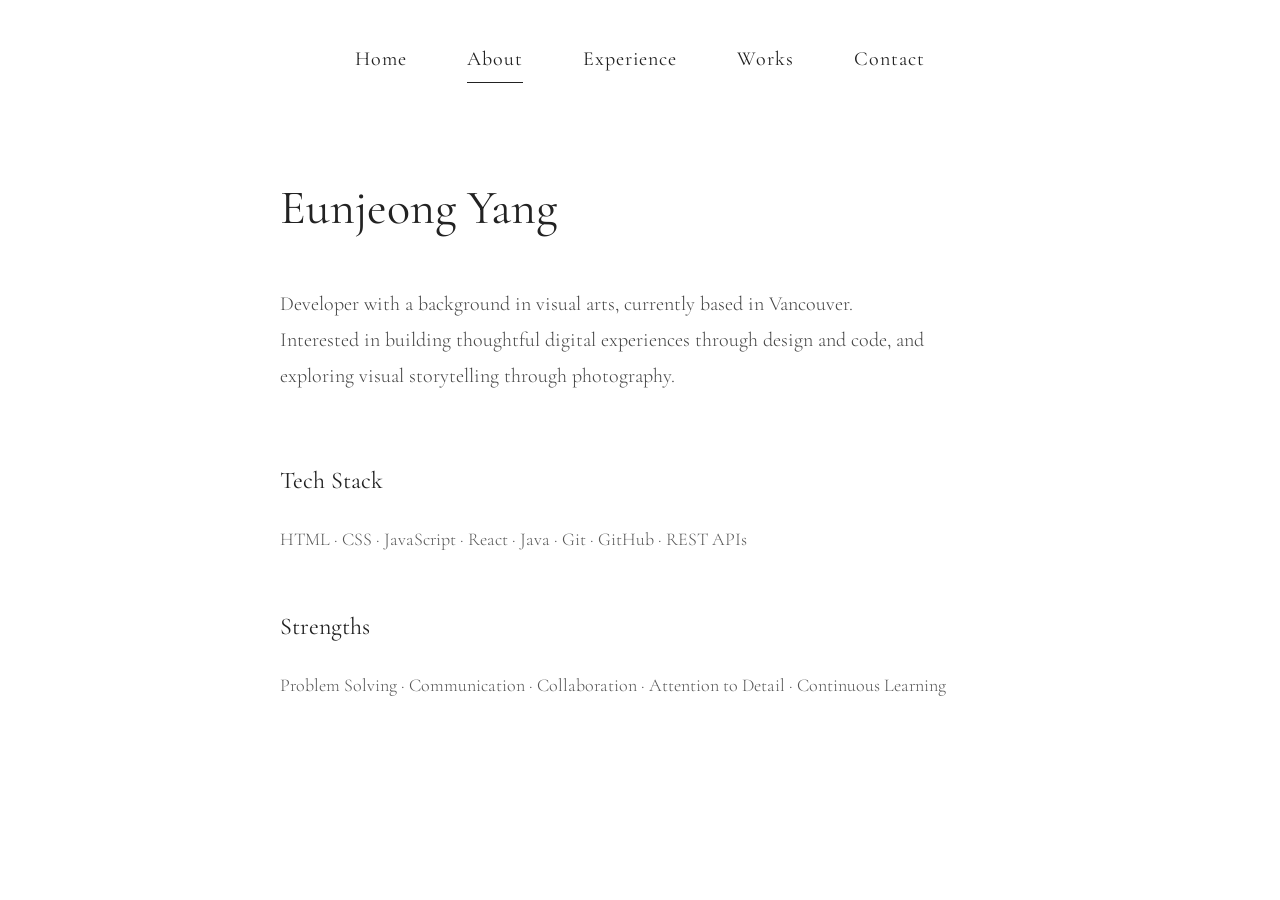
<file: src/about.html>
<!DOCTYPE html>
<html lang="en">
<head>
    <meta charset="UTF-8">
    <meta name="viewport" content="width=device-width, initial-scale=1.0">
    <title>About</title>

    <link rel="icon" href="/images/favicon.webp" type="image/webp">

    <link href="https://fonts.googleapis.com/css2?family=Cormorant+Garamond:wght@300;400;500&display=swap" rel="stylesheet">
    <link rel="stylesheet" href="css/base.css">
    <link rel="stylesheet" href="css/layout.css">
    <link rel="stylesheet" href="css/about.css">
</head>
<body>

    <nav class="navbar">
        <div class="buttons">
            <a href="index.html">Home</a>
            <a href="about.html" class="active">About</a>
            <a href="experience.html">Experience</a>
            <a href="works.html">Works</a>
            <a href="contact.html">Contact</a>
        </div>
    </nav>

    <main class="about-page">
        <h1>Eunjeong Yang</h1>

        <p class="about-intro">
        Developer with a background in visual arts, currently based in Vancouver.<br>
        Interested in building thoughtful digital experiences through design and code, and exploring visual storytelling through photography.
        </p>

        <div class="skills">

            <div class="about-section">
                <h2>Tech Stack</h2>

                <p class="skill-line">
                    HTML · CSS · JavaScript · React · Java · Git · GitHub · REST APIs
                </p>
            </div>

            <div class="about-section">
                <h2>Strengths</h2>

                <p class="skill-line">
                    Problem Solving · Communication · Collaboration · Attention to Detail · Continuous Learning
                </p>
            </div>

        </div>

    </main>

</body>
</html>
</file>
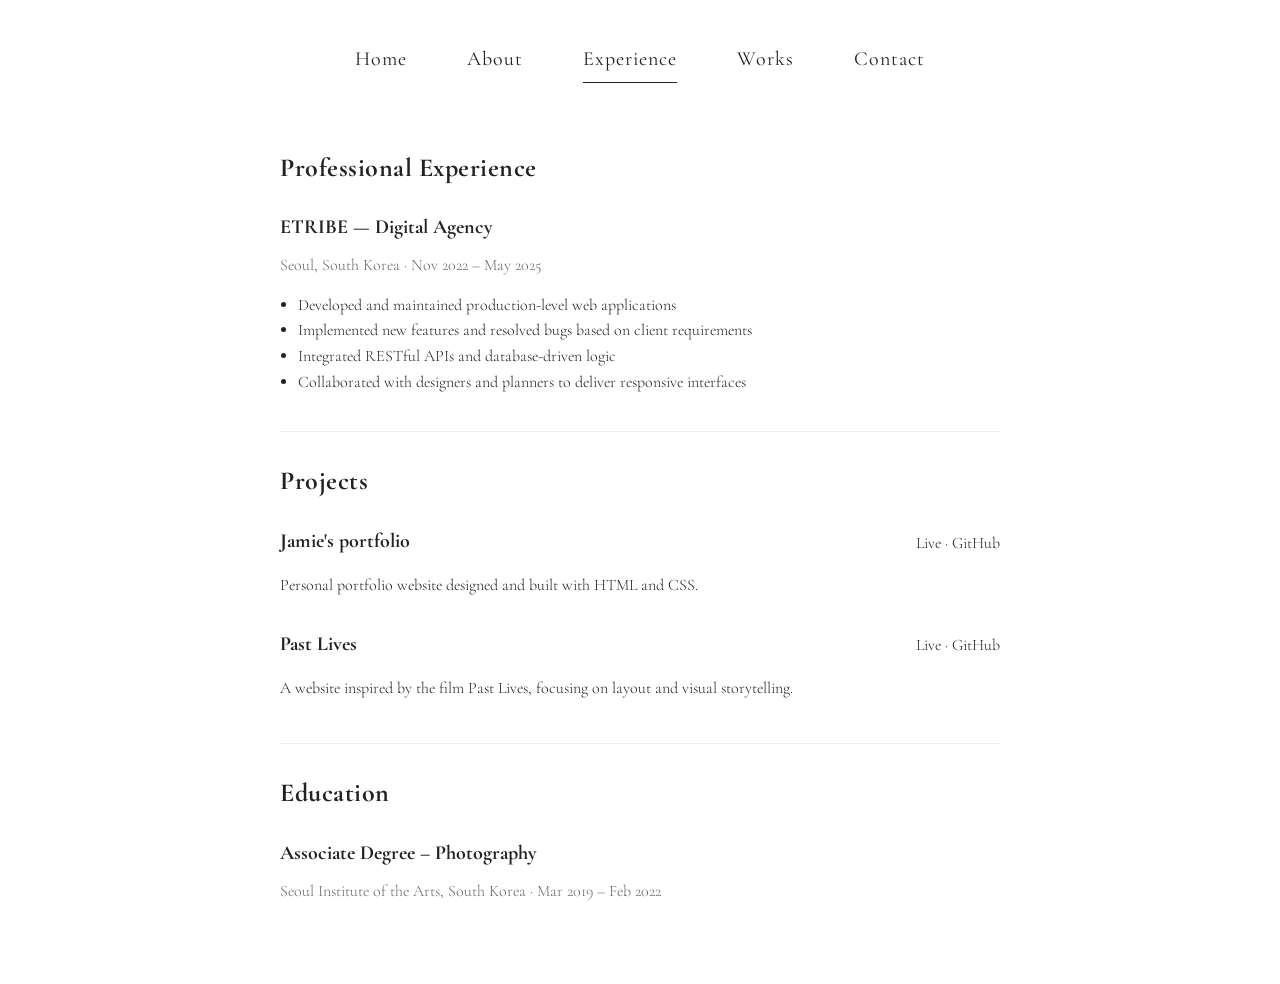
<file: src/experience.html>
<!DOCTYPE html>
<html lang="en">
<head>
    <meta charset="UTF-8">
    <meta name="viewport" content="width=device-width, initial-scale=1.0">
    <title>Experience</title>

    <link rel="icon" href="/images/favicon.webp" type="image/webp">

    <link href="https://fonts.googleapis.com/css2?family=Cormorant+Garamond:wght@300;400;500&display=swap" rel="stylesheet">
    <link rel="stylesheet" href="css/base.css">
    <link rel="stylesheet" href="css/layout.css">
    <link rel="stylesheet" href="css/experience.css">
</head>
<body>
    <nav class="navbar">
        <div class="buttons">
            <a href="index.html">Home</a>
            <a href="about.html">About</a>
            <a href="experience.html" class="active">Experience</a>
            <a href="works.html">Works</a>
            <a href="contact.html">Contact</a>
        </div>
    </nav>

    <main class="experience-page">
        <div class="experience-section">

            <h2>Professional Experience</h2>

            <div class="job">
                <h3>ETRIBE — Digital Agency</h3>

                <p class="meta">Seoul, South Korea · Nov 2022 – May 2025</p>

                <ul>
                    <li>Developed and maintained production-level web applications</li>
                    <li>Implemented new features and resolved bugs based on client requirements</li>
                    <li>Integrated RESTful APIs and database-driven logic</li>
                    <li>Collaborated with designers and planners to deliver responsive interfaces</li>
                </ul>
            </div>

        </div>


        <div class="experience-section">

            <h2>Projects</h2>

            <div class="project">

                <div class="project-header">
                    <h3>Jamie's portfolio</h3>

                    <p class="project-links">
                        <a href="https://jamiefirst.netlify.app/" target="_blank">Live</a>
                        ·
                        <a href="https://github.com/jamiejy927/w1d1-html" target="_blank">GitHub</a>
                    </p>
                </div>

                <p>
                    Personal portfolio website designed and built with HTML and CSS.
                </p>

            </div>


            <div class="project">

                <div class="project-header">
                    <h3>Past Lives</h3>

                    <p class="project-links">
                        <a href="https://past-lives-website.netlify.app/" target="_blank">Live</a>
                        ·
                        <a href="https://github.com/jamiejy927/past-lives-website" target="_blank">GitHub</a>
                    </p>
                </div>

                <p>
                    A website inspired by the film Past Lives, focusing on layout and visual storytelling.
                </p>

            </div>

        </div>


        <div class="experience-section">

            <h2>Education</h2>

            <div class="education">

            <h3>Associate Degree – Photography</h3>

            <p class="meta">
                Seoul Institute of the Arts, South Korea · Mar 2019 – Feb 2022
            </p>

            </div>

        </div>

    </main>

</body>
</html>
</file>
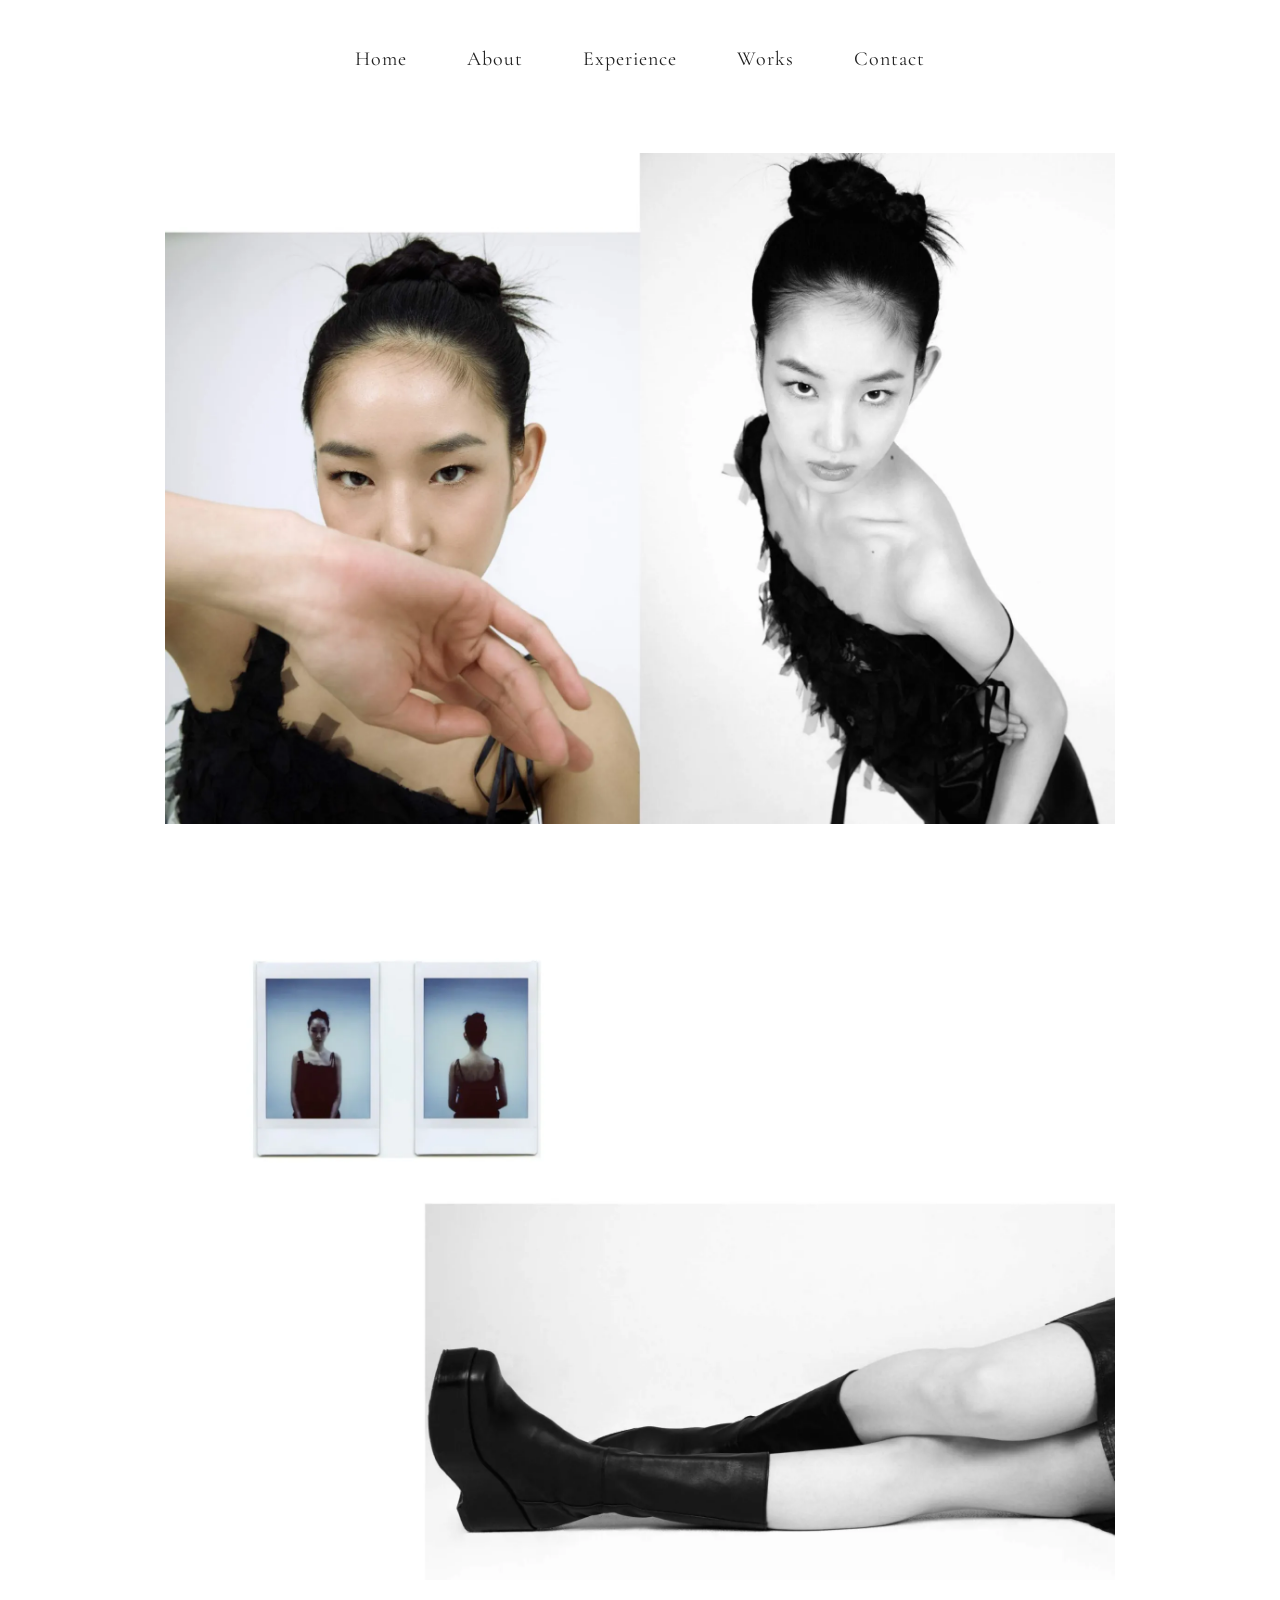
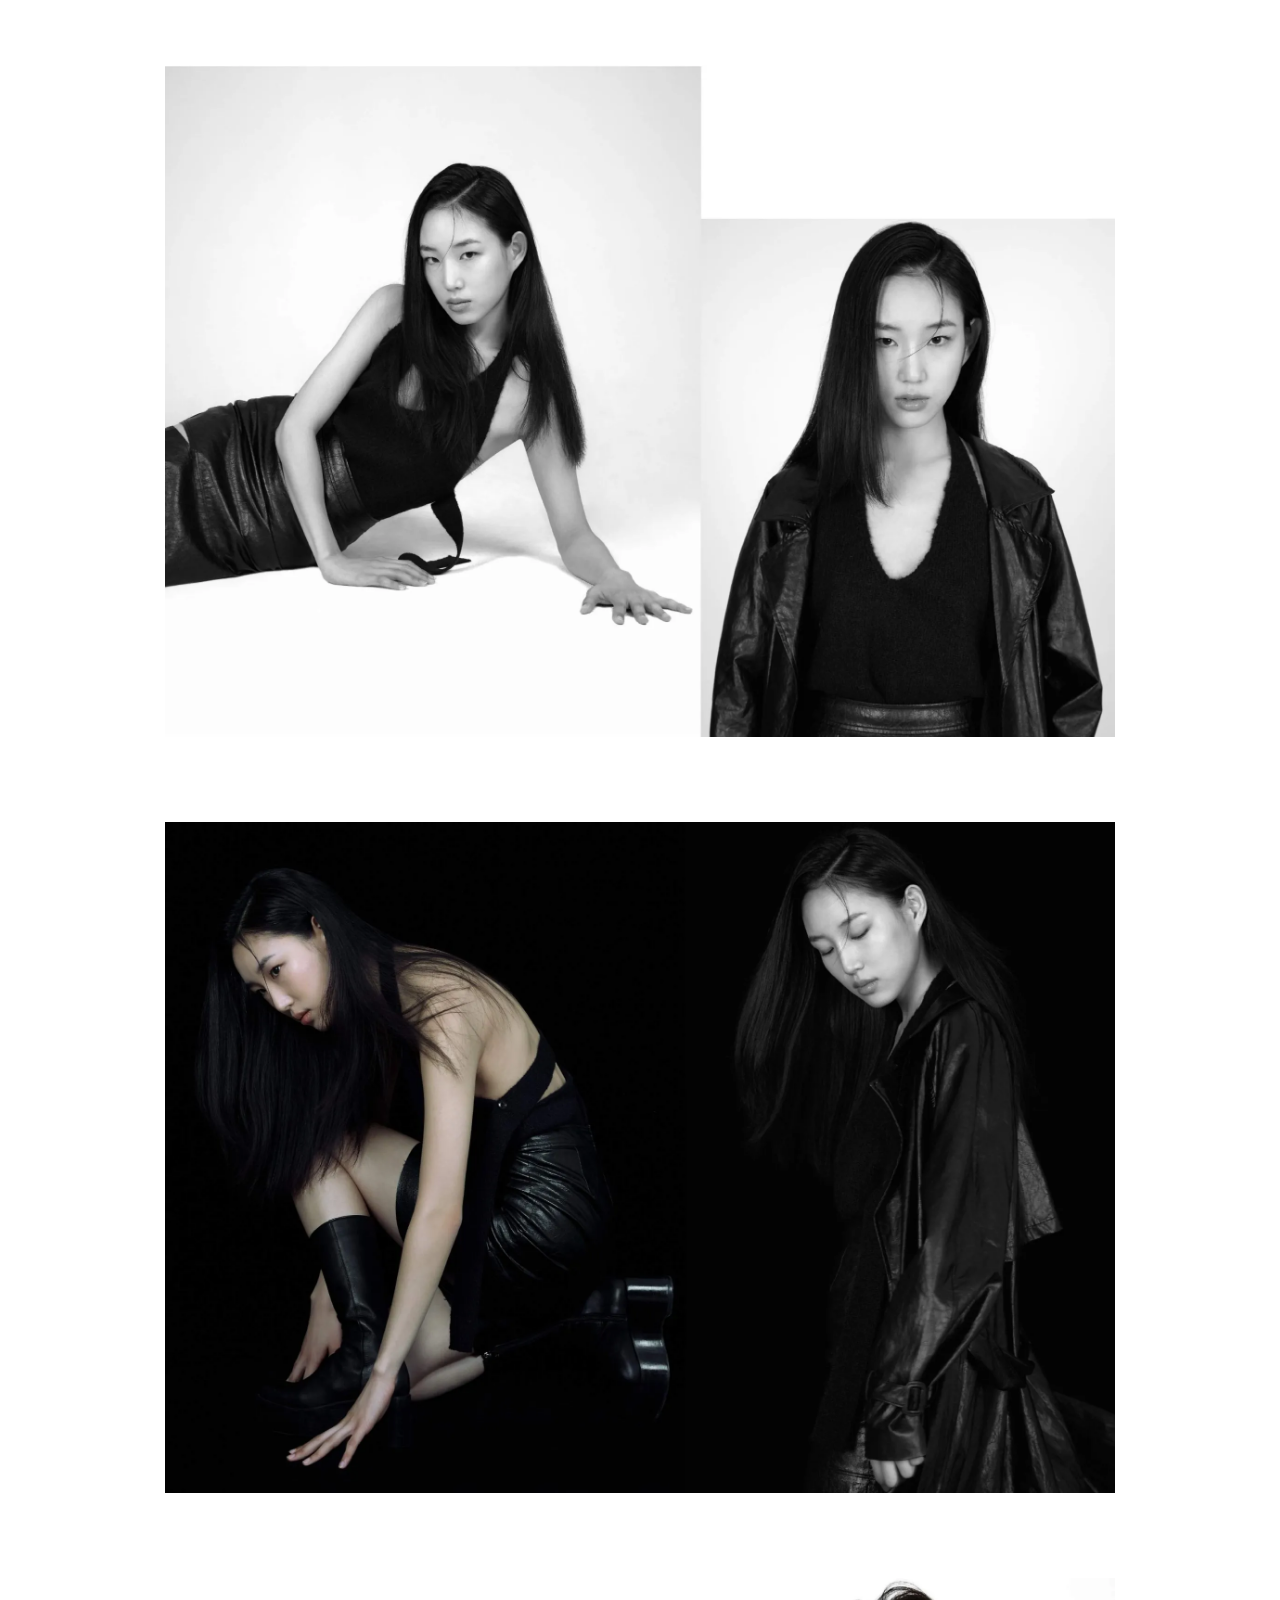
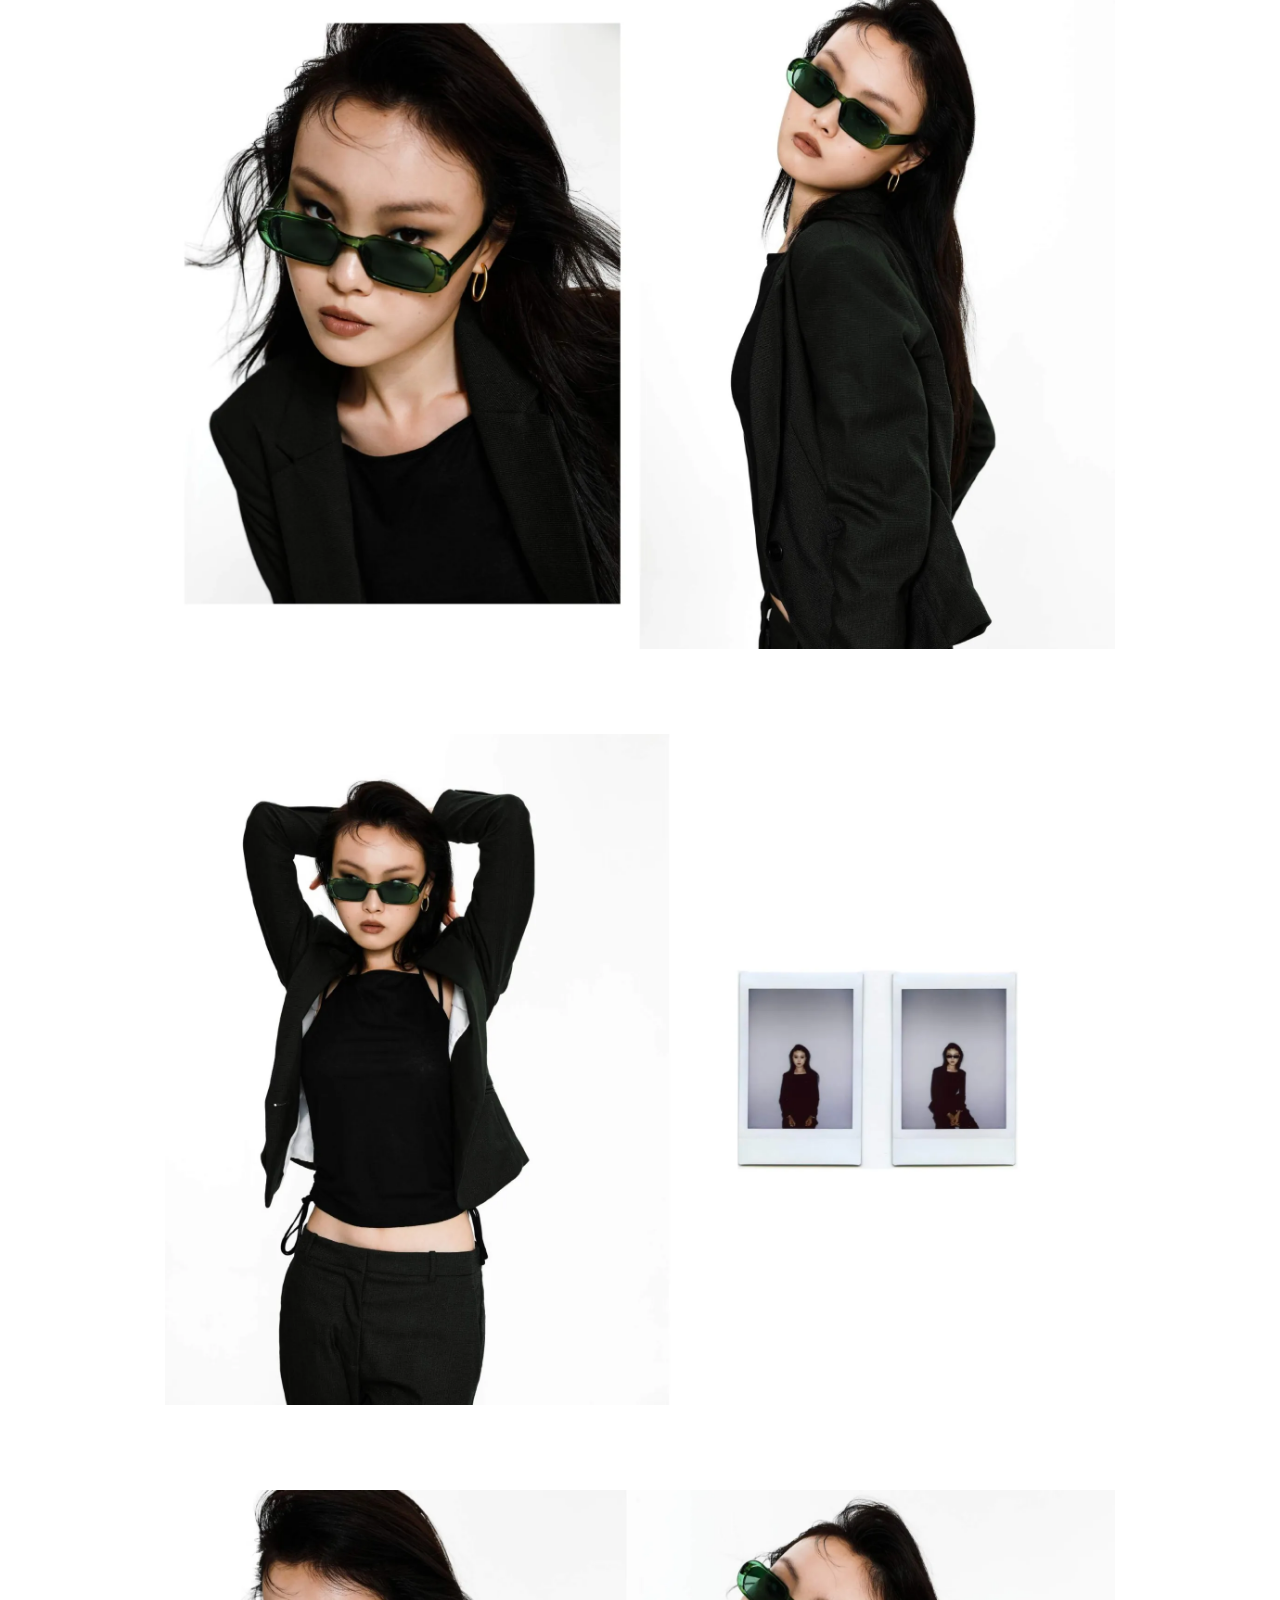
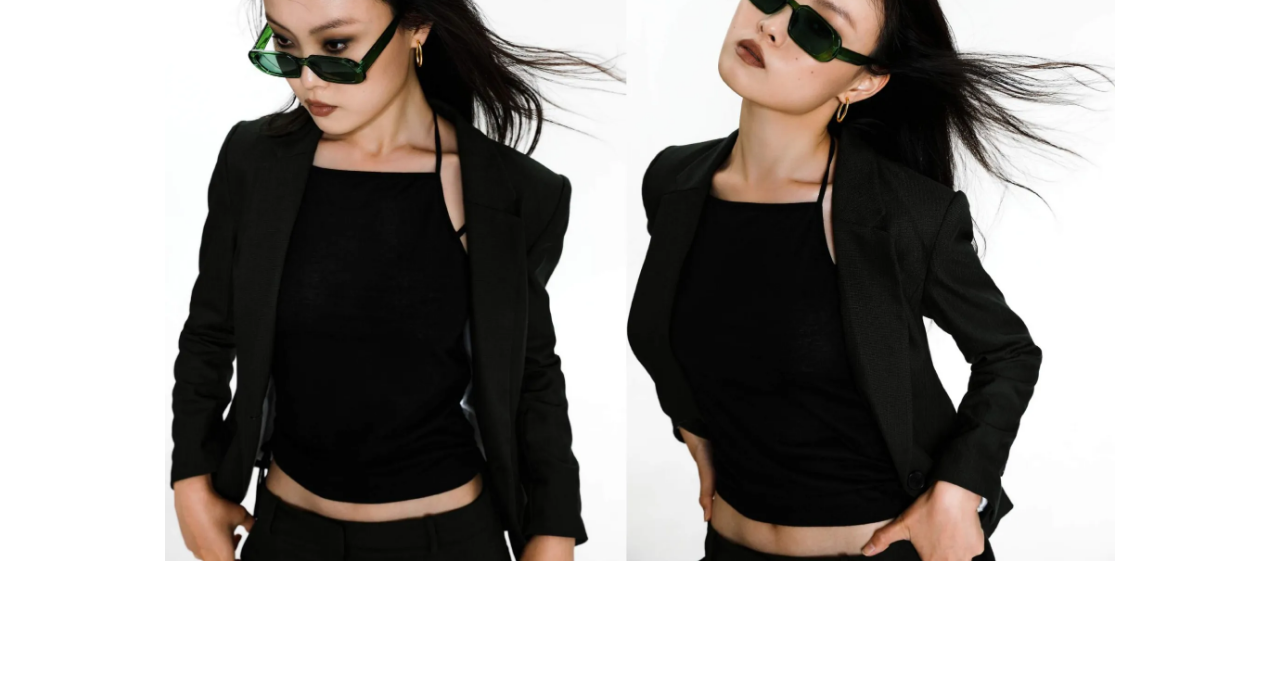
<file: src/fashion.html>
<!DOCTYPE html>
<html lang="en">
<head>
    <meta charset="UTF-8">
    <meta name="viewport" content="width=device-width, initial-scale=1.0">
    <title>Fashion</title>

    <link rel="icon" href="/images/favicon.webp" type="image/webp">

    <link href="https://fonts.googleapis.com/css2?family=Cormorant+Garamond:wght@300;400;500&display=swap" rel="stylesheet">
    <link rel="stylesheet" href="css/base.css">
    <link rel="stylesheet" href="css/layout.css">
    <link rel="stylesheet" href="css/gallery.css">
</head>
<body>

    <nav class="navbar">
        <div class="buttons">
            <a href="index.html">Home</a>
            <a href="about.html">About</a>
            <a href="experience.html">Experience</a>
            <a href="works.html">Works</a>
            <a href="contact.html">Contact</a>
        </div>
    </nav>

    <main class="book-page">
        <div class="book-gallery">
            <img src="images/fashion/fashion3.webp" loading="lazy" alt="">
            <img src="images/fashion/fashion4.webp" loading="lazy" alt="">
            <img src="images/fashion/fashion5.webp" loading="lazy" alt="">
            <img src="images/fashion/fashion6.webp" loading="lazy" alt="">
            <img src="images/fashion/fashion9.webp" loading="lazy" alt="">
            <img src="images/fashion/fashion10.webp" loading="lazy" alt="">
            <img src="images/fashion/fashion8.webp" loading="lazy" alt="">
        </div>
    </main>

    <button id="topBtn">↑</button>

    <script>
        const topBtn = document.getElementById("topBtn");

        window.addEventListener("scroll", () => {
        if (window.scrollY > 300) {
            topBtn.classList.add("show");
        } else {
            topBtn.classList.remove("show");
        }
        });

        topBtn.addEventListener("click", () => {
        window.scrollTo({
            top: 0,
            behavior: "smooth"
        });
        });
    </script>

</body>
</html>
</file>
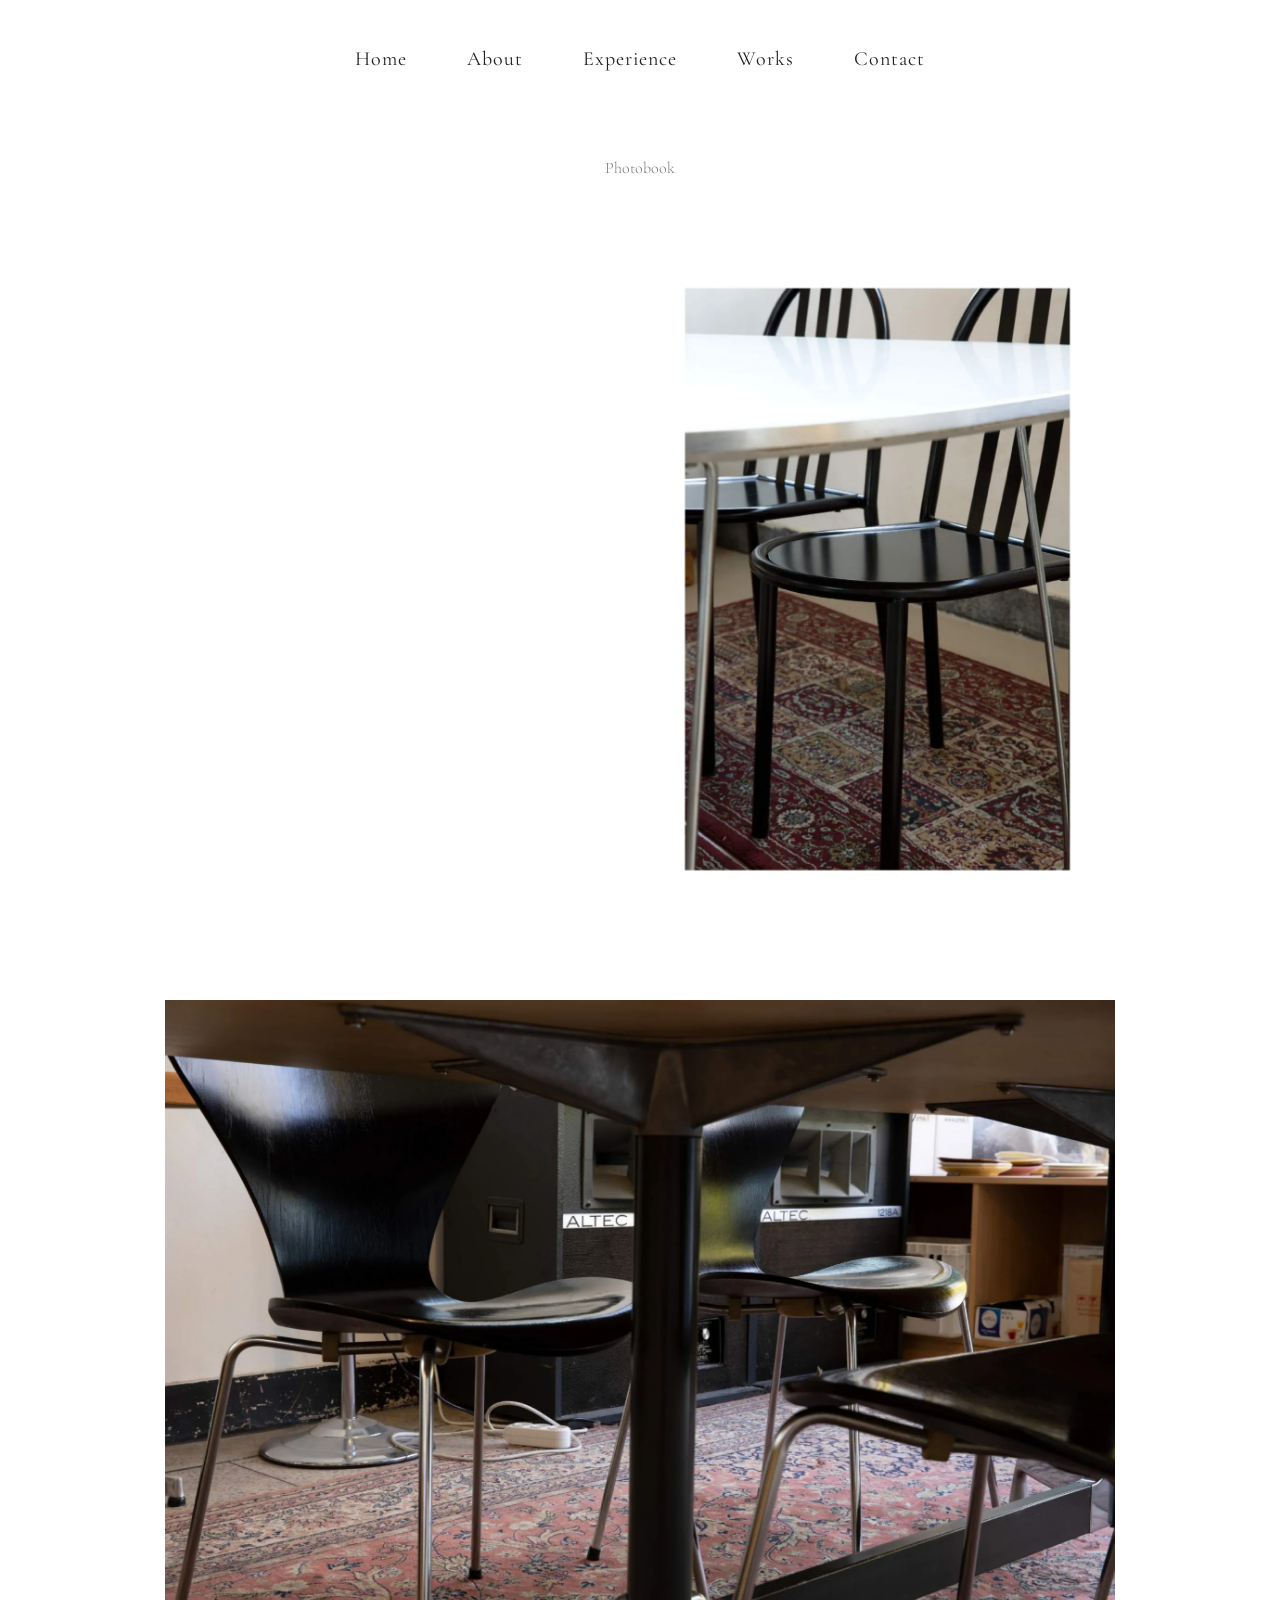
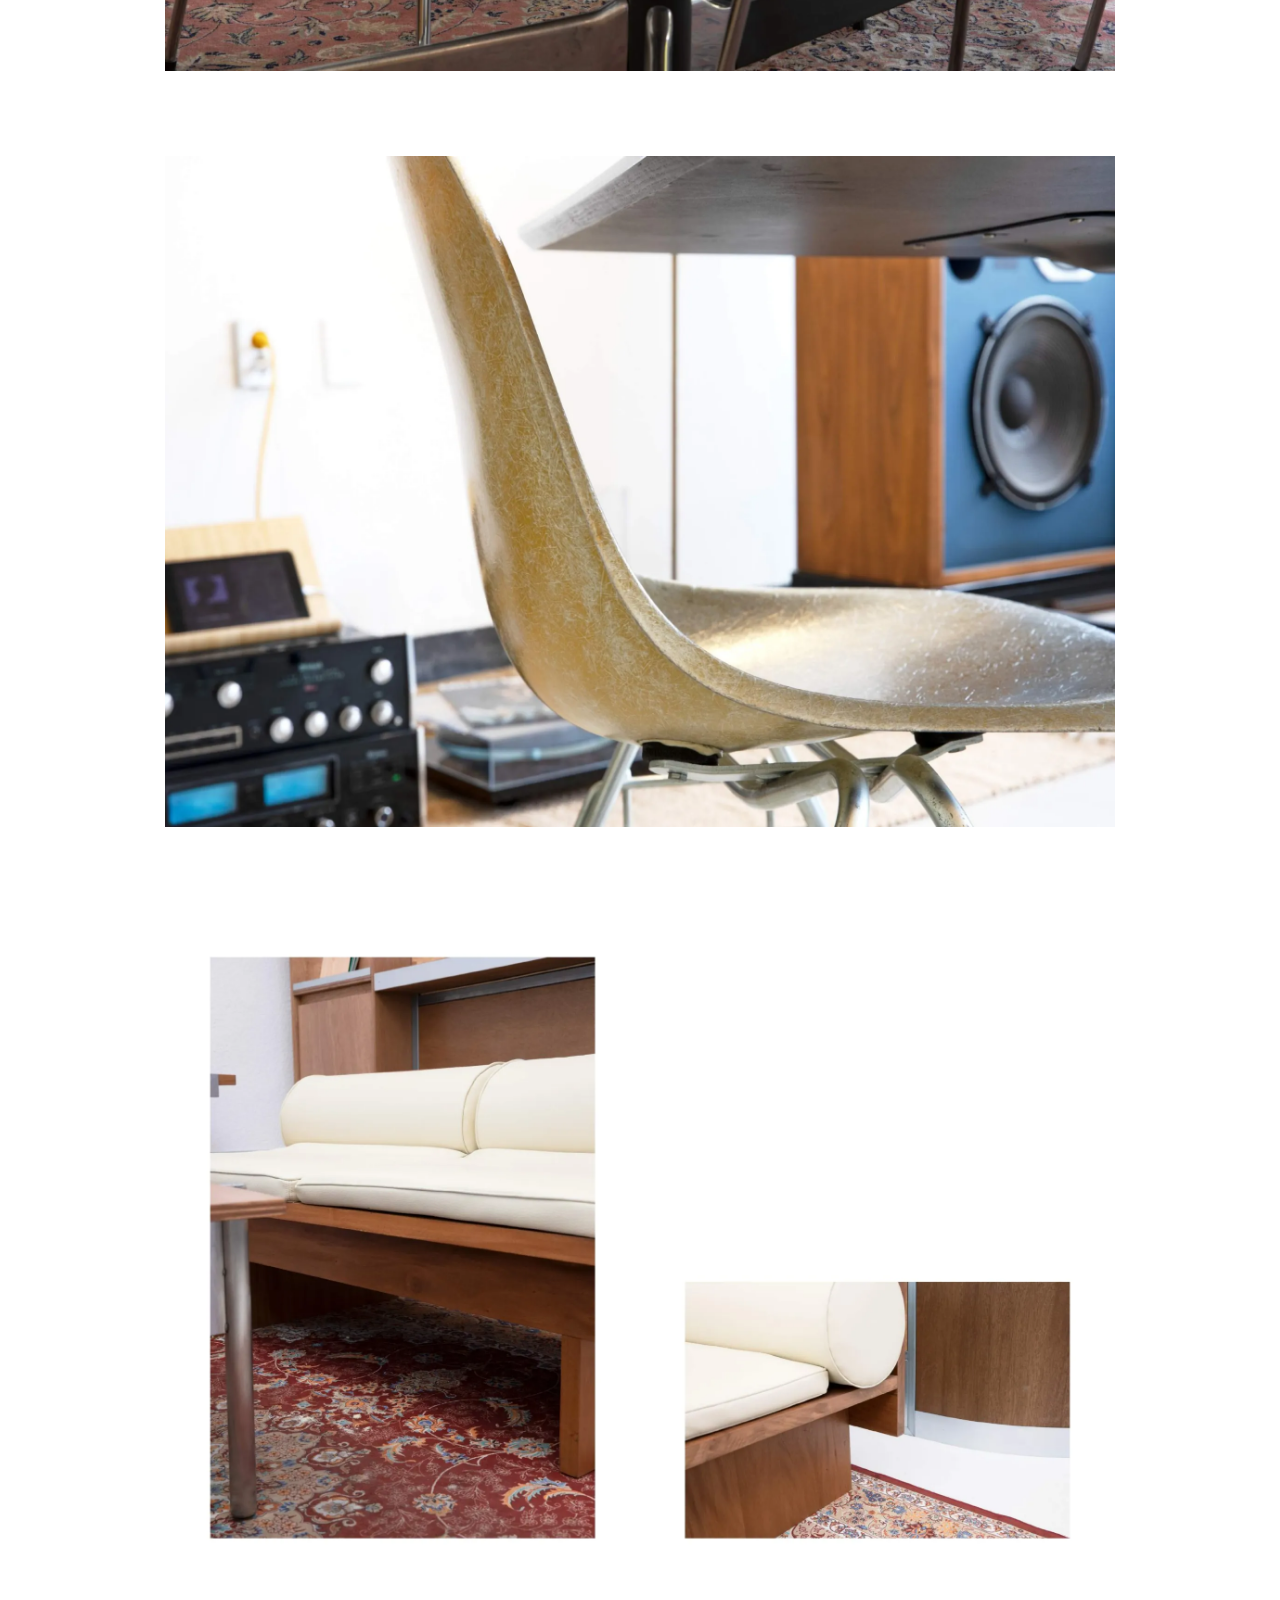
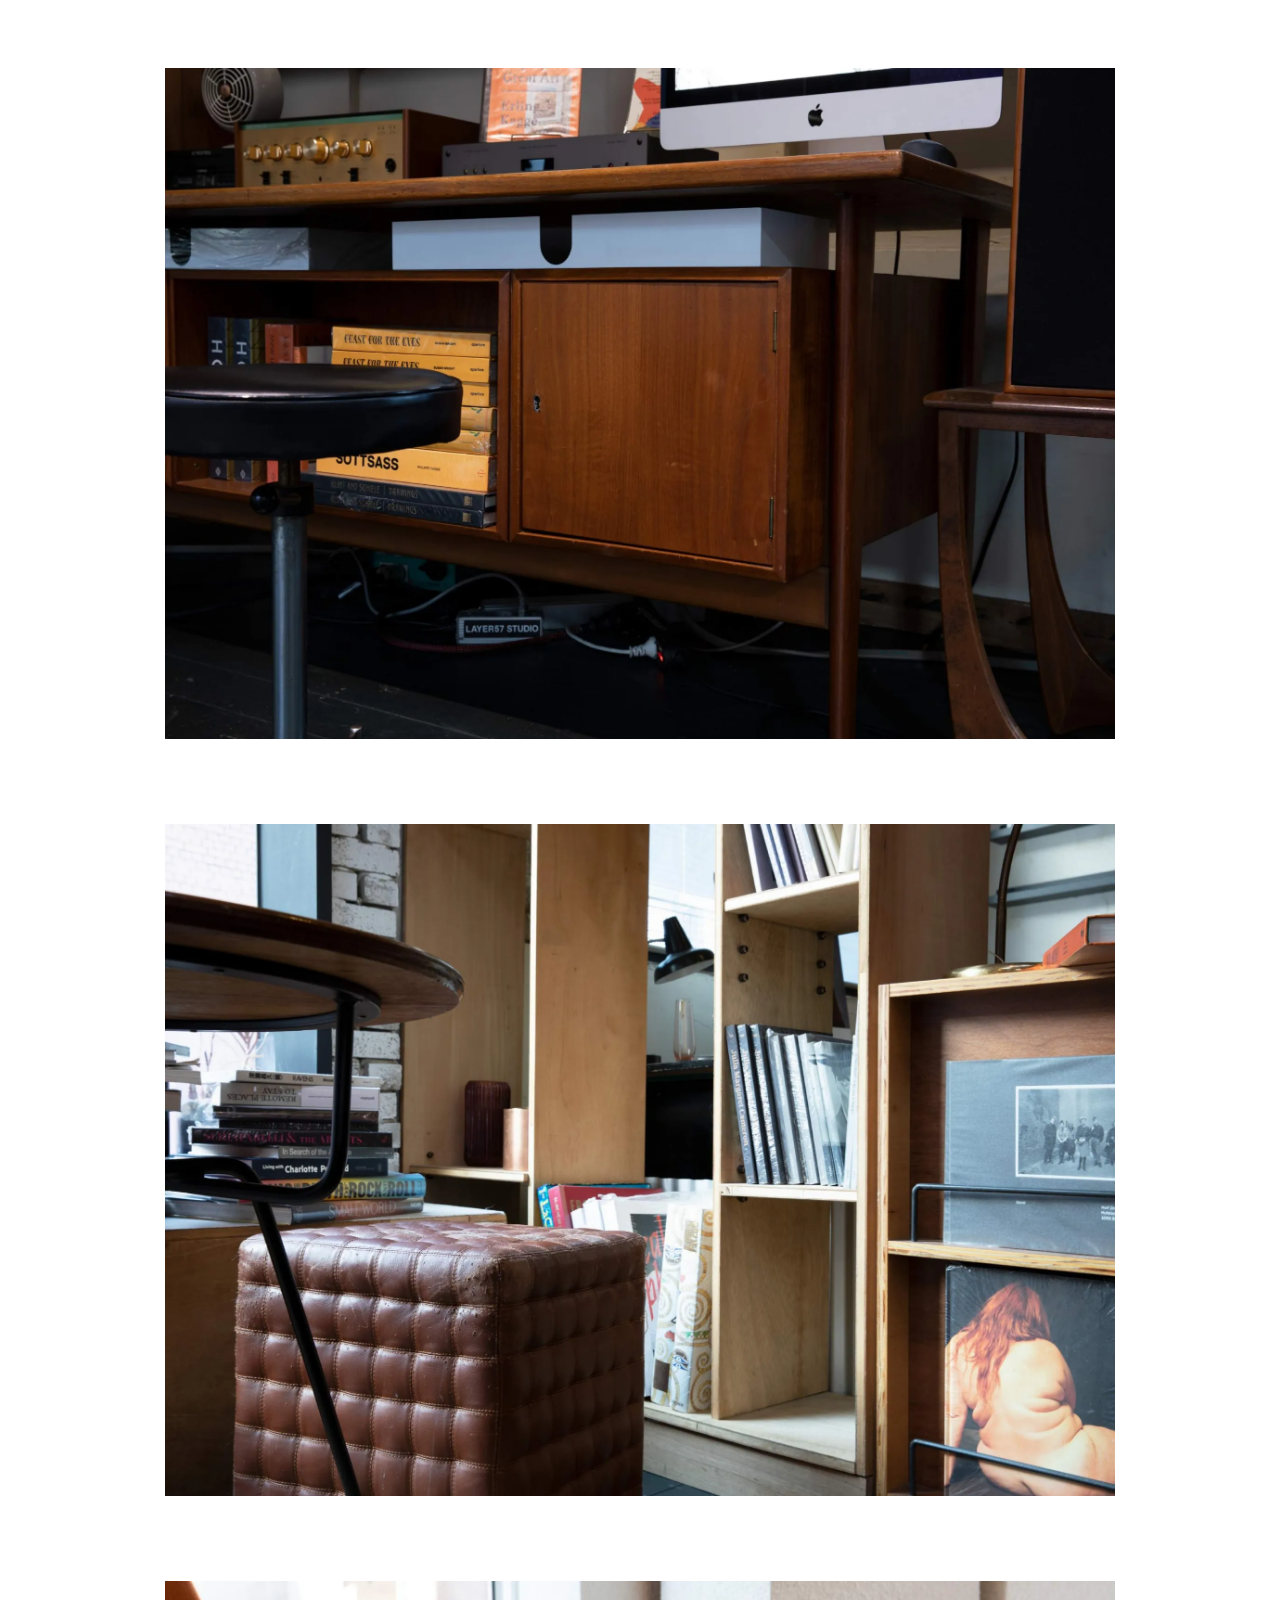
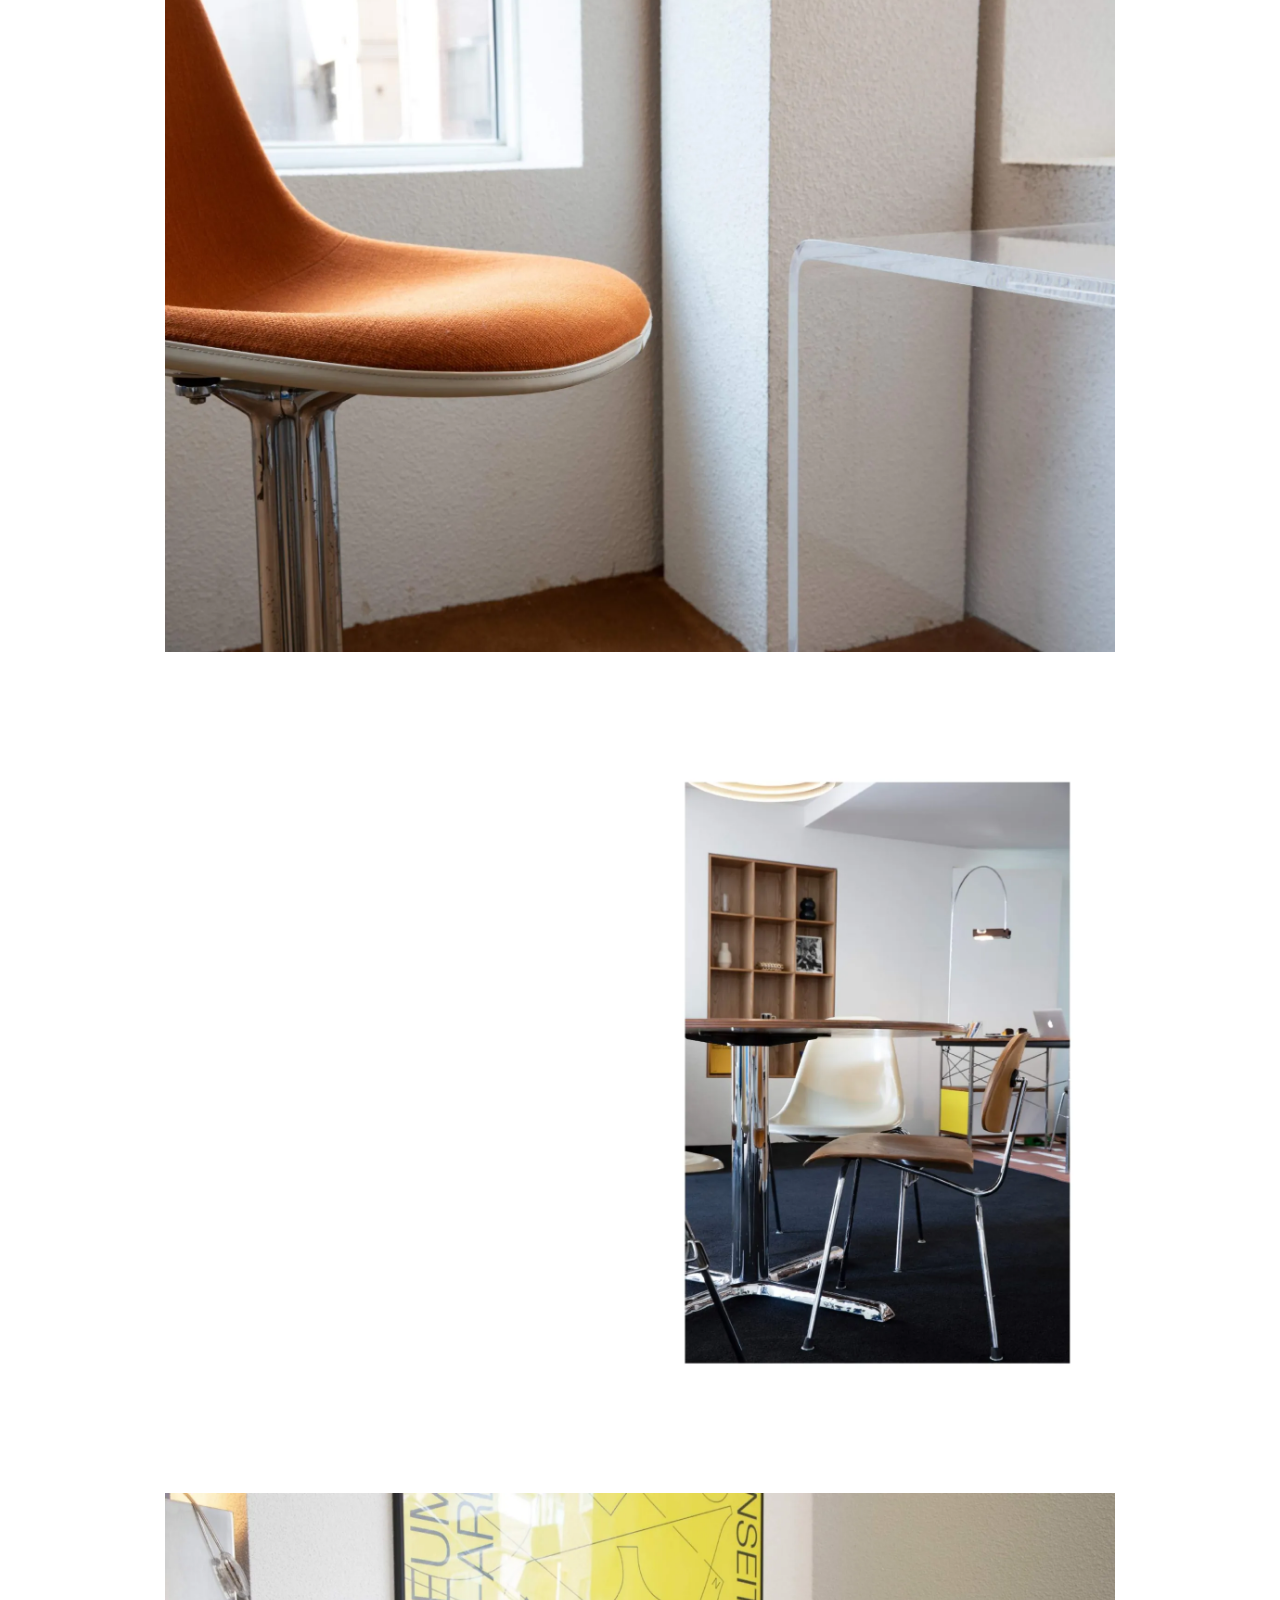
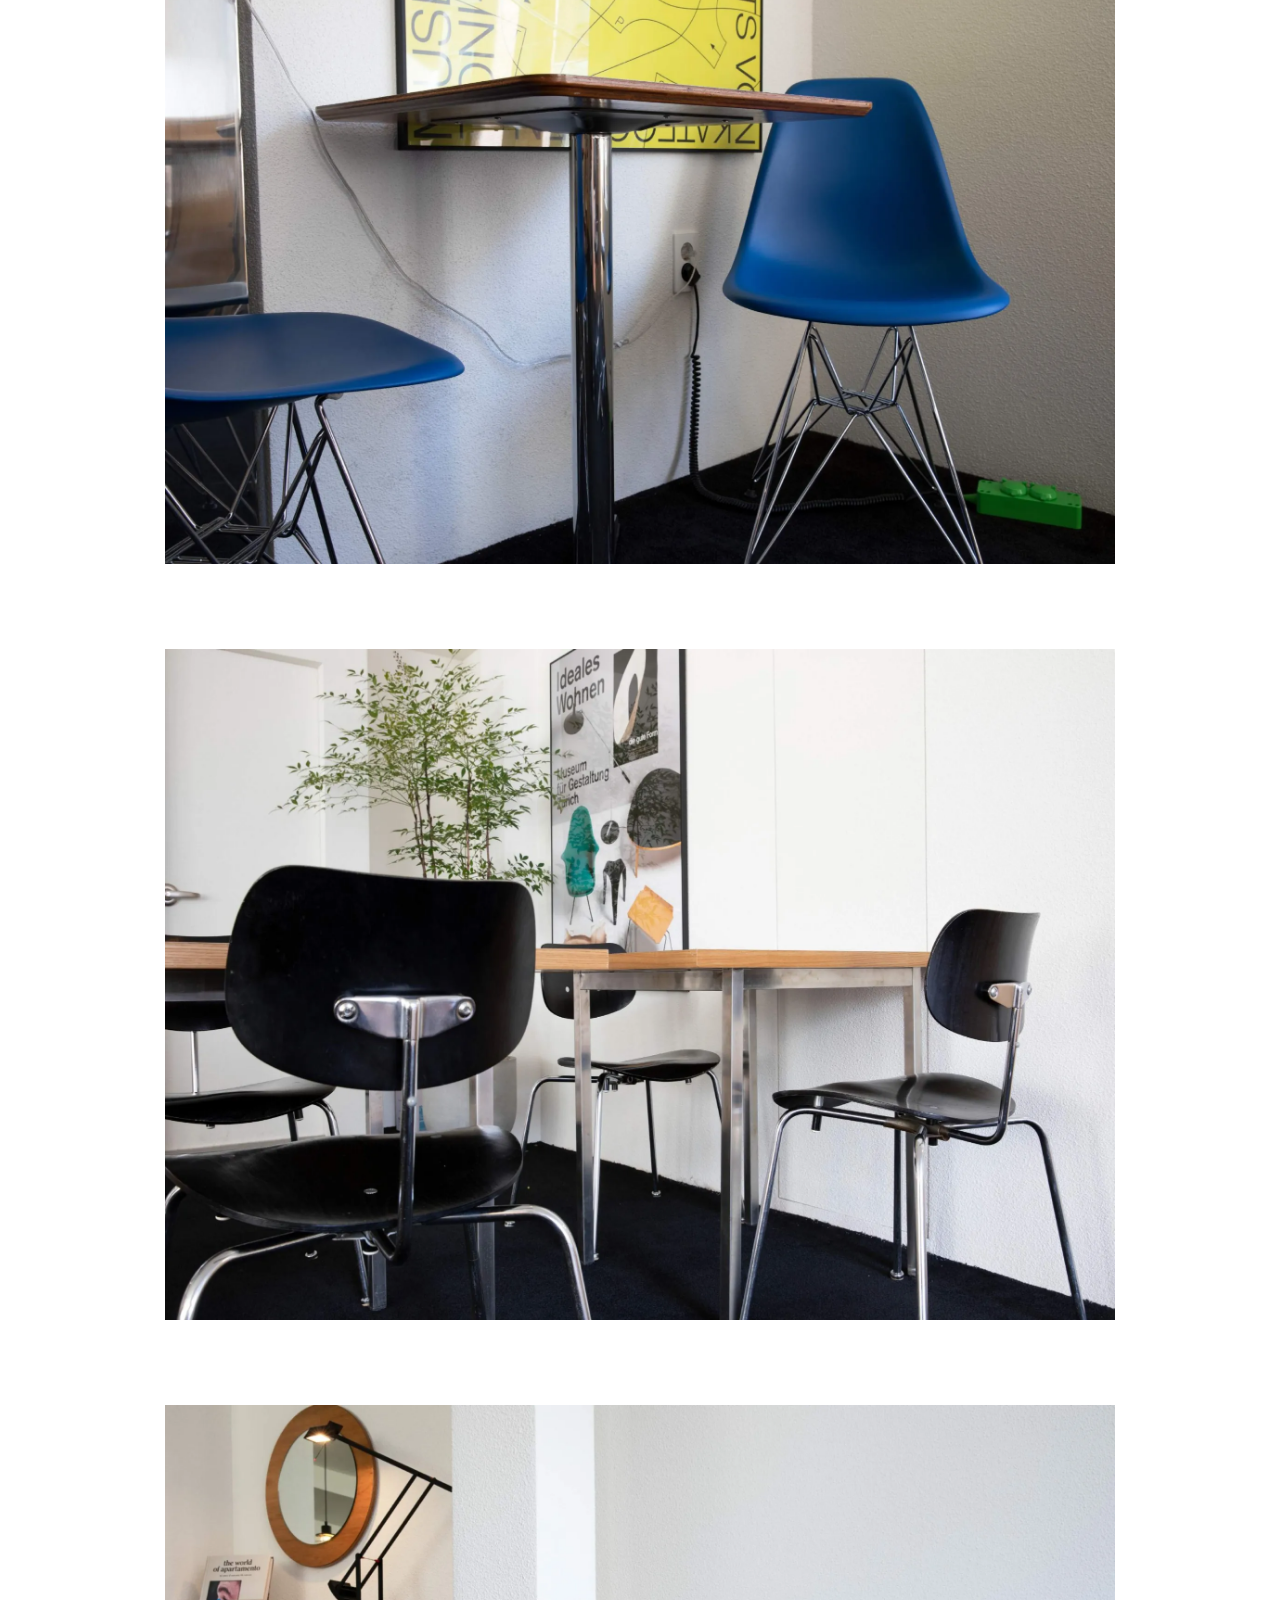
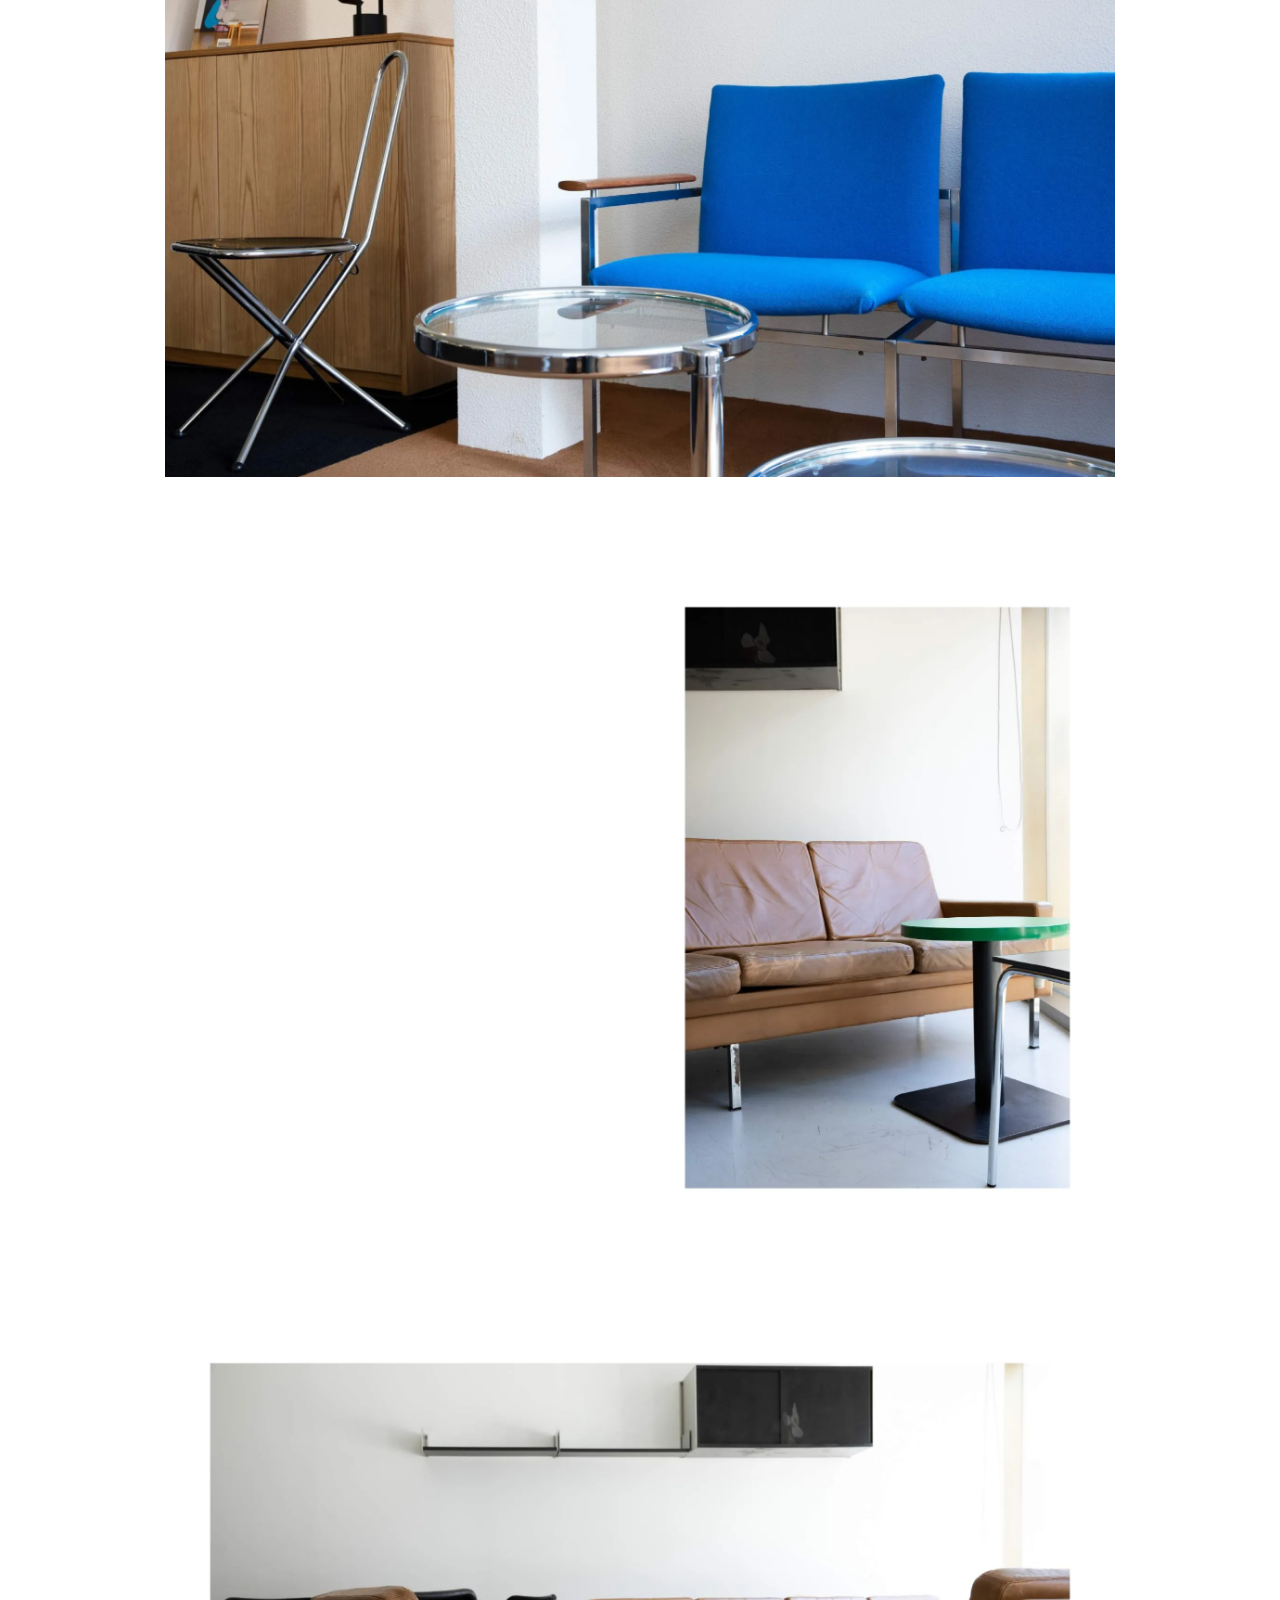
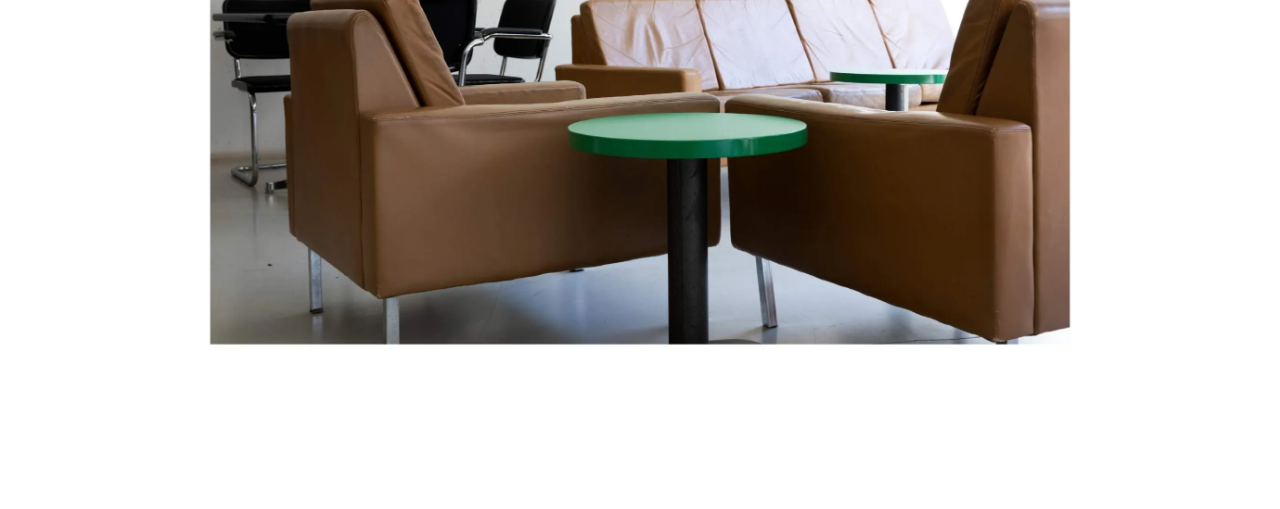
<file: src/hideout.html>
<!DOCTYPE html>
<html lang="en">
<head>
    <meta charset="UTF-8">
    <meta name="viewport" content="width=device-width, initial-scale=1.0">
    <title>Hideout</title>

    <link rel="icon" href="/images/favicon.webp" type="image/webp">

    <link href="https://fonts.googleapis.com/css2?family=Cormorant+Garamond:wght@300;400;500&display=swap" rel="stylesheet">
    <link rel="stylesheet" href="css/base.css">
    <link rel="stylesheet" href="css/layout.css">
    <link rel="stylesheet" href="css/gallery.css">
</head>
<body>

    <nav class="navbar">
        <div class="buttons">
            <a href="index.html">Home</a>
            <a href="about.html">About</a>
            <a href="experience.html">Experience</a>
            <a href="works.html">Works</a>
            <a href="contact.html">Contact</a>
        </div>
    </nav>

    <main class="book-page">

        <div class="book-header">
            <p class="book-type">Photobook</p>
        </div>

        <div class="book-gallery">
            <img src="images/hideout/hideout1.webp" loading="lazy" alt="">
            <img src="images/hideout/hideout2.webp" loading="lazy" alt="">
            <img src="images/hideout/hideout3.webp" loading="lazy" alt="">
            <img src="images/hideout/hideout4.webp" loading="lazy" alt="">
            <img src="images/hideout/hideout5.webp" loading="lazy" alt="">
            <img src="images/hideout/hideout6.webp" loading="lazy" alt="">
            <img src="images/hideout/hideout7.webp" loading="lazy" alt="">
            <img src="images/hideout/hideout8.webp" loading="lazy" alt="">
            <img src="images/hideout/hideout9.webp" loading="lazy" alt="">
            <img src="images/hideout/hideout10.webp" loading="lazy" alt="">
            <img src="images/hideout/hideout11.webp" loading="lazy" alt="">
            <img src="images/hideout/hideout12.webp" loading="lazy" alt="">
            <img src="images/hideout/hideout13.webp" loading="lazy" alt="">
        </div>
    </main>

    <button id="topBtn">↑</button>

    <script>
        const topBtn = document.getElementById("topBtn");

        window.addEventListener("scroll", () => {
        if (window.scrollY > 300) {
            topBtn.classList.add("show");
        } else {
            topBtn.classList.remove("show");
        }
        });

        topBtn.addEventListener("click", () => {
        window.scrollTo({
            top: 0,
            behavior: "smooth"
        });
        });
    </script>

</body>
</html>
</file>
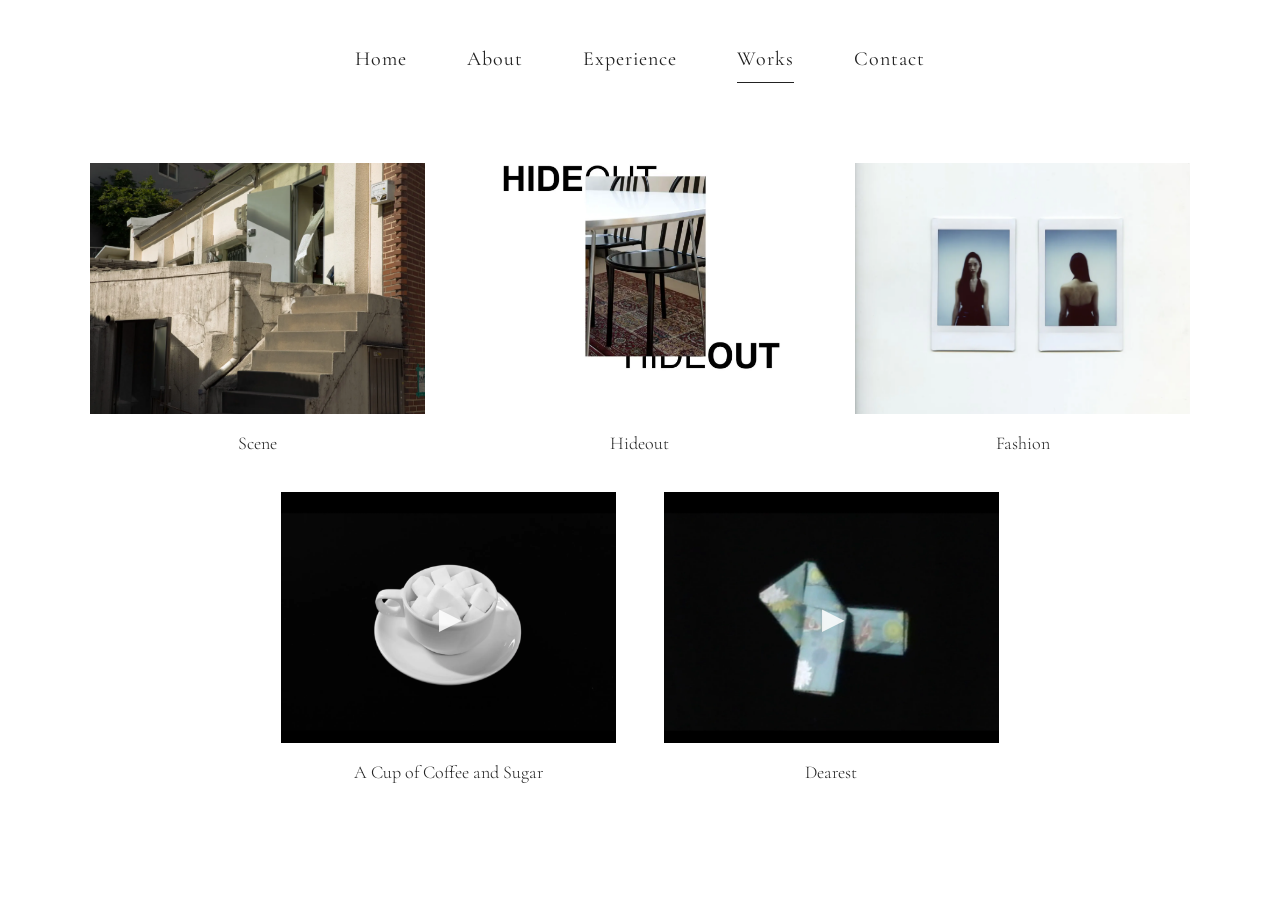
<file: src/works.html>
<!DOCTYPE html>
<html lang="en">
<head>
    <meta charset="UTF-8">
    <meta name="viewport" content="width=device-width, initial-scale=1.0">
    <title>Works</title>

    <link rel="icon" href="/images/favicon.webp" type="image/webp">

    <link href="https://fonts.googleapis.com/css2?family=Cormorant+Garamond:wght@300;400;500&display=swap" rel="stylesheet">
    <link rel="stylesheet" href="css/base.css">
    <link rel="stylesheet" href="css/layout.css">
    <link rel="stylesheet" href="css/gallery.css">
</head>
<body>

    <nav class="navbar">
        <div class="buttons">
            <a href="index.html">Home</a>
            <a href="about.html">About</a>
            <a href="experience.html">Experience</a>
            <a href="works.html" class="active">Works</a>
            <a href="contact.html">Contact</a>
        </div>
    </nav>

    <main class="gallery-page">

        <div class="gallery-grid">

            <a href="scene.html" class="gallery-item">
                <img src="images/scene/scene1.webp" loading="lazy" alt="Scene photography">
                <span>Scene</span>
            </a>

            <a href="hideout.html" class="gallery-item">
                <img src="images/hideout/hideout.webp" class="hideout-thumb" loading="lazy" alt="Hideout photography">
                <span>Hideout</span>
            </a>

            <a href="fashion.html" class="gallery-item">
                <img src="images/fashion/fashion1.webp" loading="lazy" alt="Fashion photography">
                <span>Fashion</span>
            </a>

            <a href="cup.html" class="gallery-item video-item">
                <div class="thumb">
                    <img src="images/video-thumb1.webp" loading="lazy" alt="A Cup of Coffee and Sugar video still">
                </div>
                <span>A Cup of Coffee and Sugar</span>
            </a>

            <a href="dearest.html" class="gallery-item">
                <div class="thumb">
                    <img src="images/video-thumb2.webp" loading="lazy" alt="Dearest video still">
                </div>
                <span>Dearest</span>
            </a>

        </div>

    </main>

</body>
</html>
</file>
<file: src/css/base.css>
/* RESET + BASE */

* {
  margin: 0;
  padding: 0;
  box-sizing: border-box;
}

body {
  font-family: 'Cormorant Garamond', serif;
  font-weight: 300;
  line-height: 1.9;
  background: #ffffff;
  color: #222;
}

a {
  text-decoration: none;
  color: inherit;
}
</file>
<file: src/css/layout.css>
/* NAV */

.navbar {
  display: flex;
  justify-content: center;
  padding: 40px 0;
}

.navbar .buttons {
  display: flex;
  gap: 60px;
}

.navbar .buttons a {
  font-size: 20px;
  font-weight: 400;
  letter-spacing: 1px;
  transition: opacity 0.2s ease, border-color 0.2s ease;

  border-bottom: 1px solid transparent;
  padding-bottom: 4px;
}

.navbar .buttons a:hover {
  opacity: 0.6;
  border-bottom: 1px solid #222;
}

.navbar .buttons a.active {
  border-bottom: 1px solid #222;
}

.navbar .buttons a:visited {
  color: #222;
}

/* MOBILE */

@media (max-width: 768px) {

  /* NAV */

  .navbar {
    padding: 30px 0;
  }

  .navbar .buttons {
    display: flex;
    justify-content: center;
    flex-wrap: wrap;
    gap: 16px 20px;
    max-width: 260px;
  }

}
</file>
<file: src/css/about.css>
.about-page {
  max-width: 720px;
  margin: 40px auto;
}

.about-page h1 {
  font-size: 48px;
  font-weight: 400;
  margin-bottom: 32px;
}

.about-intro {
  font-size: 20px;
  line-height: 1.8;
  color: #444;
  margin-bottom: 64px;
}

.about-section {
  margin-bottom: 48px;
}

.about-section h2 {
  font-size: 24px;
  font-weight: 400;
  margin-bottom: 18px;
}

.skill-line {
  font-size: 18px;
  color: #555;
}

@media (max-width: 768px) {

  .about-page {
    margin: 20px 20px;
  }

  .about-page h1 {
    font-size: 36px;
  }

  .about-intro {
    font-size: 18px;
  }

}
</file>
<file: src/css/experience.css>
.experience-page{
max-width:720px;
margin:20px auto 50px;
}

.experience-section{
padding-bottom:16px;
margin-bottom:24px;
border-bottom:1px solid #eee;
}

.experience-section:last-child{
border-bottom:none;
}

.experience-section h2{
font-size:26px;
margin-top:0;
margin-bottom:16px;
letter-spacing:0.5px;
}

.job h3,
.project h3,
.education h3{
font-size:20px;
margin-bottom:4px;
}

.meta{
font-size:16px;
color:#666;
margin-bottom:12px;
}

.job ul{
padding-left:18px;
line-height:1.6;
margin-bottom:20px;
}

.project{
margin-bottom:24px;
}

.project p{
margin:6px 0;
}

.project-header{
display:flex;
justify-content:space-between;
align-items:center;
}

.project-links{
margin:0;
}

.project-links a{
text-decoration:none;
border-bottom:1px solid transparent;
transition:0.2s;
}

.project-links a:hover{
border-bottom:1px solid #333;
opacity:0.7;
}

.tech{
font-size:14px;
color:#888;
margin-top:2px;
}

@media (max-width: 768px) {

  .experience-page {
    margin: 20px 20px;
  }

  .project-header {
    flex-direction: column;
    align-items: flex-start;
    gap: 6px;
  }

}
</file>
<file: src/css/gallery.css>
/* SWIPER */

.swiper {
width: 100%;
max-width: 900px;
margin: 0 auto;
position: relative;
height: 85vh;
}

.swiper-slide {
  display: flex;
  justify-content: center;
  align-items: flex-start;
}

.swiper-slide img {
max-width: 90%;
max-height: 90%;
width: auto;
height: auto;
}

.swiper-button-next,
.swiper-button-prev {
  top: 50%;
  transform: translateY(-50%);
  color: rgba(0,0,0,0.35);
}

.swiper-button-prev {
  left: -50px;
}

.swiper-button-next {
  right: -50px;
}

.swiper-button-next::after,
.swiper-button-prev::after {
  font-size: 12px;
}

.swiper-slide.swiper-slide-active,
.swiper-slide.swiper-slide-prev,
.swiper-slide.swiper-slide-next {
  display: flex;
  justify-content: center;
  align-items: center;
}

:root {
  --swiper-navigation-color: #bdbdbd;
  --swiper-navigation-size: 12px;
}


/* GALLERY */

.gallery-page {
  max-width: 1100px;
  margin: 40px auto 60px auto;
}

.gallery-grid {
  display: grid;
  grid-template-columns: repeat(6, 1fr);
  column-gap: 48px;
  row-gap: 32px;
}

.gallery-item:nth-child(4) {
  grid-column: 2 / span 2;
}

.gallery-item:nth-child(5) {
  grid-column: 4 / span 2;
}

.gallery-item {
  grid-column: span 2;
  text-align: center;
}

.gallery-item img {
  width: 100%;
  aspect-ratio: 4 / 3;
  object-fit: cover;
  object-position: center;
  display: block;
  transition: transform 0.35s ease-out;
}

.gallery-item span {
  display: block;
  margin-top: 12px;
  font-size: 18px;
}

.gallery-item:hover img {
  transform: scale(1.02);
}

.work-caption {
  margin-top: 20px;
  text-align: center;
  font-size: 18px;
  letter-spacing: 1px;
  opacity: 0.6;
}

.hideout-thumb {
  object-position: center 20%;
}


/* PHOTOBOOK */

.book-page {
  max-width: 950px;
  margin: 30px auto 120px auto;
}

.book-header {
  text-align: center;
  margin-bottom: 60px;
}

.book-type {
  font-size: 16px;
  opacity: 0.6;
  margin-top: 10px;
}

.book-gallery {
  display: flex;
  flex-direction: column;
  gap: 85px;
}

.book-gallery img {
  width: 100%;
  height: auto;
  display: block;
}


/* SCROLL TO TOP */

#topBtn {
  position: fixed;
  bottom: 50px;
  right: 50px;
  width: 42px;
  height: 42px;
  border-radius: 50%;
  border: 1px solid #333;
  background: transparent;
  color: #333;
  font-size: 20px;
  line-height: 38px;
  text-align: center;
  cursor: pointer;
  opacity: 0;
  transform: translateY(10px);
  pointer-events: none;
  transition: all 0.3s ease;
}

#topBtn.show {
  opacity: 1;
  transform: translateY(0);
  pointer-events: auto;
}

#topBtn:hover {
  transform: translateY(-2px) scale(1.08);
}


/* VIDEO */

.video-page {
  max-width: 1100px;
  margin: 120px auto;
  text-align: center;
}

.video-wrapper {
  display: flex;
  justify-content: center;
}

.video-wrapper video {
  width: 100%;
  max-width: 1000px;
  height: auto;
  background: #000;
}

.video-caption {
  margin-top: 20px;
  font-size: 16px;
  letter-spacing: 1px;
  opacity: 0.7;
}

.video-item {
  position: relative;
}

.thumb {
  position: relative;
}

.thumb::after {
  content: "▶";
  position: absolute;
  top: 50%;
  left: 50%;
  transform: translate(-50%, -50%);
  font-size: 48px;
  color: white;
  opacity: 0.85;
  pointer-events: none;
}


/* MOBILE */

@media (max-width: 768px) {

  .gallery-grid {
    grid-template-columns: 1fr;
    row-gap: 40px;
  }

  .gallery-item {
    grid-column: span 1;
  }

  .gallery-item:nth-child(4),
  .gallery-item:nth-child(5) {
    grid-column: span 1;
  }

  .thumb::after {
    display: none;
  }

  .swiper-button-prev,
  .swiper-button-next,
  .swiper-button-prev::after,
  .swiper-button-next::after {
    display: none !important;
  }

  .swiper {
    height: 65vh;
  }

}
</file>
